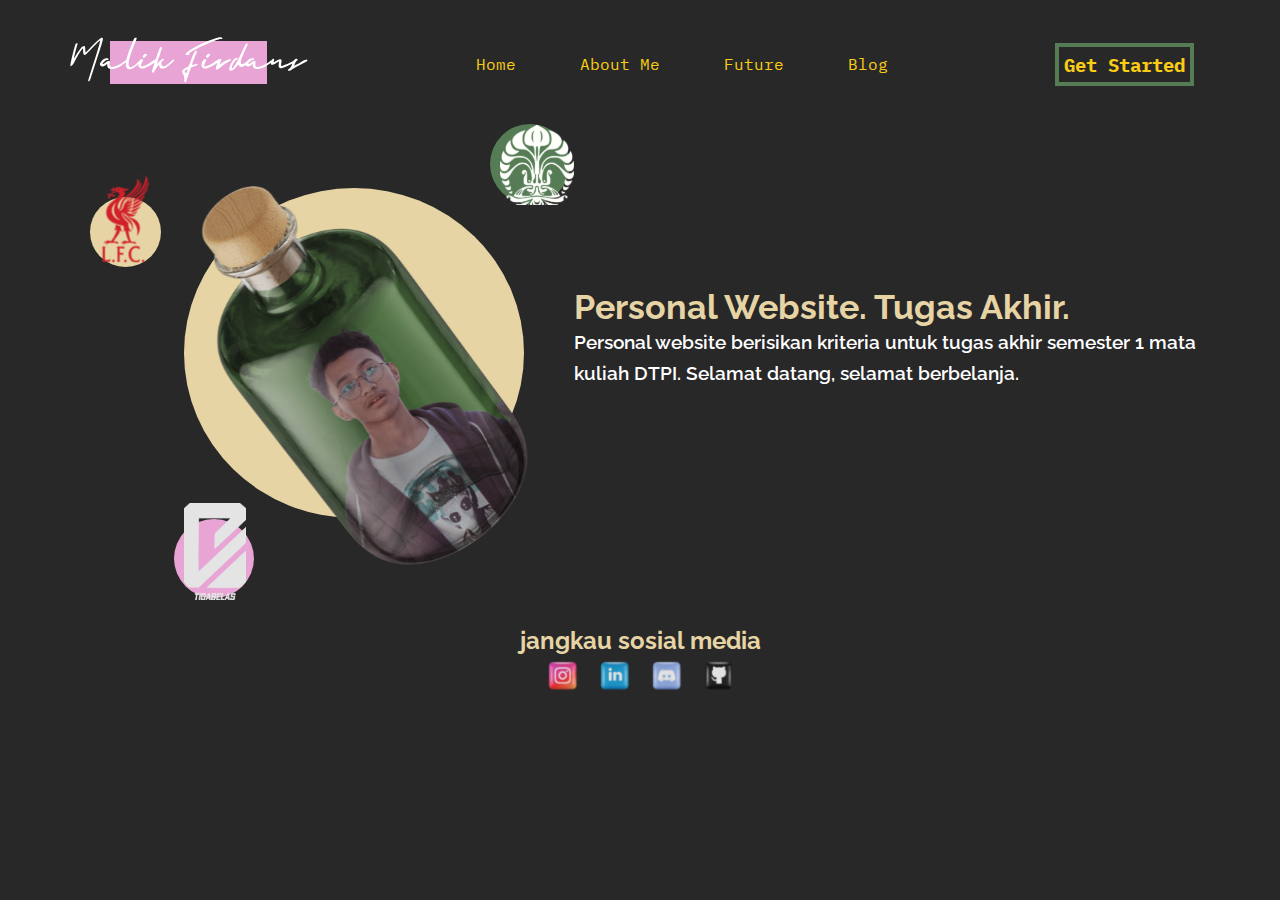
<file: index.html>
<!DOCTYPE html>
<html lang="en-id">
<head>
    <meta charset="UTF-8">
    <meta http-equiv="X-UA-Compatible" content="IE=edge">
    <meta name="viewport" content="width=device-width, initial-scale=1.0">
    <title>Makilverse</title>
    <link href="main.css" rel="stylesheet">
    <link rel="apple-touch-icon" sizes="180x180" href="bahan/apple-touch-icon.png">
    <link rel="icon" type="image/png" sizes="32x32" href="bahan/favicon-32x32.png">
    <link rel="icon" type="image/png" sizes="16x16" href="bahanfavicon-16x16.png">
    <link rel="manifest" href="bahan/site.webmanifest">
</head>
<body>
<div class="container">
<!--    ini navbar-->
    <nav>
        <div class="nav-logo">
            <a href="#"><img src="bahan/logo.svg" alt=""></a>
        </div>

        <div class="nav-links">
            <ul>
                <li class="nav-item">
                    <a href="Home.html" class="menu">Home</a>
                </li>
                <li class="nav-item">
                    <a href="AboutMe.html" class="menu">About Me</a>
                </li>
                <li class="nav-item">
                    <a href="Future.html" class="menu">Future</a>
                </li>
                <li class="nav-item">
                    <a href="Blog.html" class="menu">Blog</a>
                </li>
            </ul>
        </div>

        <div class="nav-button">
            <button type="button"  onclick="alert('Pilih salah satu menu dari navigasi')">Get Started</button>
        </div>
    </nav>
<!--ini kontennya-->
    <div class="main-section">

        <div class="main-img">
            <div class="picture">
                <img src="bahan/saya.svg" alt="" id="makil">
            </div>
            <div class="sub-img">
                <div id="ui">
                    <img src="bahan/UI.svg" alt="" class="ui">
                    <div class="circle3"></div>
                </div>
                <div id="ipul">
                    <img src="bahan/liverpool.svg" alt="" class="ipul">
                    <div class="circle1"></div>
                </div>
                <div id="13">
                    <img src="bahan/13.svg" alt="" class="tigabelas">
                    <div class="circle2"></div>
                </div>
            </div>
        </div>

        <div class="main-text">
            <h1>Personal Website. Tugas Akhir.</h1>
            <div class="text">
                <p>Personal website berisikan kriteria untuk tugas akhir semester 1 mata<br> kuliah DTPI. Selamat datang, selamat berbelanja.</p>
            </div>
        </div>
    </div>
<!--    ini footer-->
    <footer>
        <div class="text-footer">
            <h2>jangkau sosial media</h2>
        </div>
        
        <div class="icon">
            <div class="icon-list">
                <div class="icon-item">
                    <a href="https://www.instagram.com/mini.makil/" target="_blank"><img src="bahan/Instagram.svg" alt="" width="80%" height="80%"></a>
                </div>
                <div class="icon-item">
                    <a href="https://www.linkedin.com/in/muhammad-malik-firdaus-12937821b/" target="_blank"><img src="bahan/LinkedIn.svg" alt="" width="80%" height="80%"></a>
                </div>
                <div class="icon-item">
                    <a href="https://discord.com/users/844141220652908604/" target="_blank"><img src="bahan/Discord.svg" alt="" width="80%" height="80%"></a>
                </div>
                <div class="icon-item">
                    <a href="https://github.com/makileee" target="_blank"><img src="bahan/GitHub.svg" alt="" width="80%" height="80%"></a>
                </div>
            </div>
        </div>
    </footer>
</div>
</body>
</html>
</file>
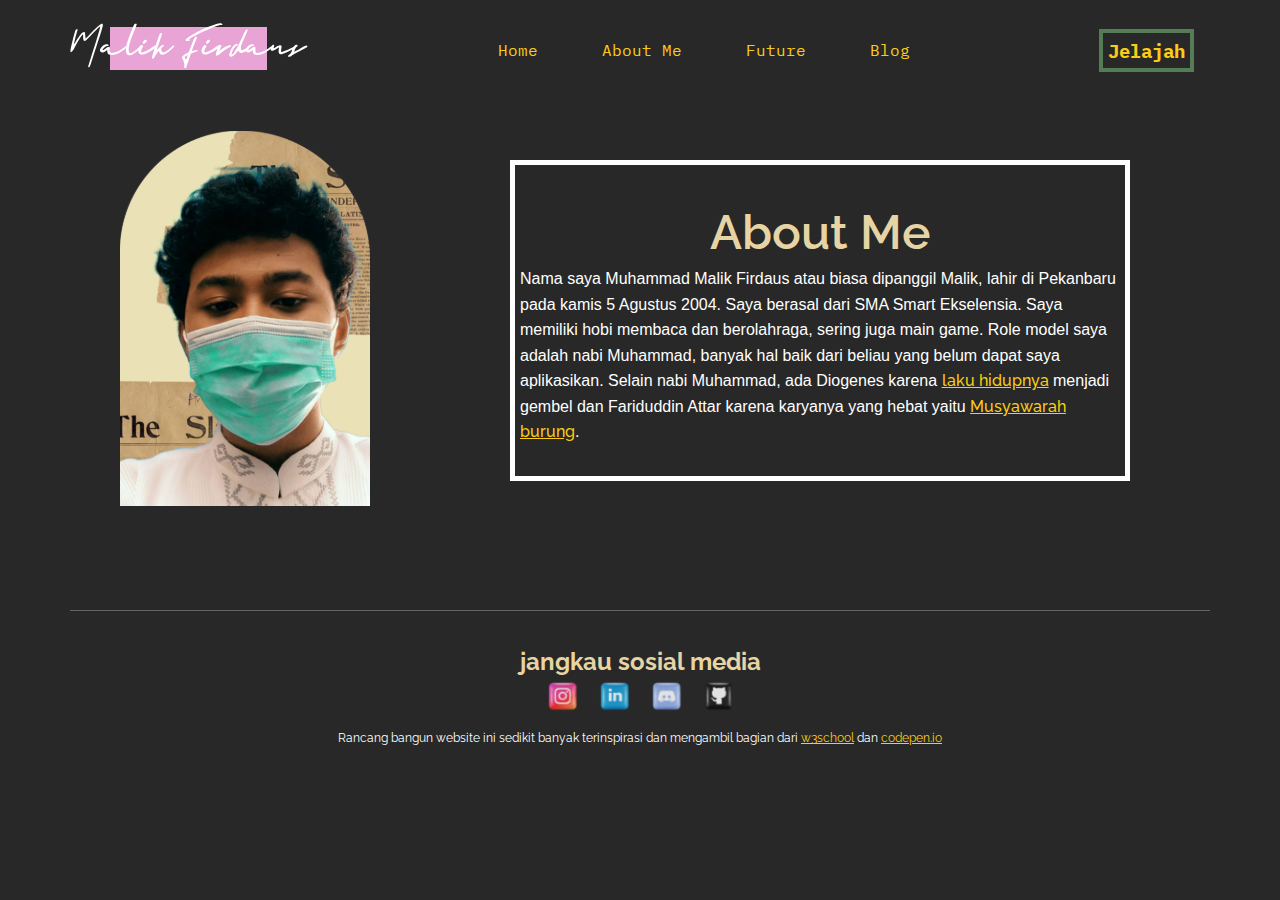
<file: AboutMe.html>
<!DOCTYPE html>
<html lang="en-id">
<head>
  <meta charset="UTF-8">
  <meta http-equiv="X-UA-Compatible" content="IE=edge">
  <meta name="viewport" content="width=device-width, initial-scale=1.0">
  <title>About Me</title>
  <link href="main.css" rel="stylesheet">
  <link href="style.css" rel="stylesheet">
  <link href="home,%20aboutme,%20blog.css" rel="stylesheet">
</head>
<body>
<div class="container">
  <!--    ini navbar-->
  <nav class="aboutme">
    <div class="nav-logo">
      <a href="index.html"><img src="bahan/logo.svg" alt=""></a>
    </div>

    <div class="nav-links">
      <ul>
        <li class="nav-item">
          <a href="Home.html" class="menu">Home</a>
        </li>
        <li class="nav-item">
          <a href=# class="menu">About Me</a>
        </li>
        <li class="nav-item">
          <a href="Future.html" class="menu">Future</a>
        </li>
        <li class="nav-item">
          <a href="Blog.html" class="menu">Blog</a>
        </li>
      </ul>
    </div>

    <div class="nav-button">
      <button>Jelajah</button>
    </div>
  </nav>
  <!--ini kontennya-->
  <section id=timeline>
    <div class="main-section">
      <div class="profile-img">
        <img src="bahan/profile-img.svg" alt="">
      </div>
      <div class="description">
        <div class="p">
          <h1 class="about">About Me</h1>
          <p class="harriet">
            Nama saya Muhammad Malik Firdaus atau biasa dipanggil Malik, lahir di Pekanbaru pada kamis 5 Agustus 2004. Saya berasal dari SMA Smart Ekselensia. Saya memiliki hobi membaca dan berolahraga, sering juga main game. Role model saya adalah nabi Muhammad, banyak hal baik dari beliau yang belum dapat saya aplikasikan. Selain nabi Muhammad, ada Diogenes karena <a href="https://id.wikipedia.org/wiki/Diogenes_dari_Sinope" class="me">laku hidupnya</a> menjadi gembel dan Fariduddin Attar karena karyanya yang hebat yaitu <a href="https://www.google.co.id/books/edition/Musyawarah_Burung/79wWEAAAQBAJ?hl=id&gbpv=0" class="me">Musyawarah burung</a>.
          </p>
          <br>
        </div>
      </div>
    </div>
  </section>
  <!--    ini footer-->
  <footer>
    <div class="footer-wraper">
      <div class="text-footer">
        <h2>jangkau sosial media</h2>
      </div>

      <div class="icon">
        <div class="icon-list">
          <div class="icon-item">
            <a href="https://www.instagram.com/mini.makil/" target="_blank"><img src="bahan/Instagram.svg" alt="" width="80%" height="80%"></a>
          </div>
          <div class="icon-item">
            <a href="https://www.linkedin.com/in/muhammad-malik-firdaus-12937821b/" target="_blank"><img src="bahan/LinkedIn.svg" alt="" width="80%" height="80%"></a>
          </div>
          <div class="icon-item">
            <a href="https://discord.com/users/844141220652908604/" target="_blank"><img src="bahan/Discord.svg" alt="" width="80%" height="80%"></a>
          </div>
          <div class="icon-item">
            <a href="https://github.com/makileee" target="_blank"><img src="bahan/GitHub.svg" alt="" width="80%" height="80%"></a>
          </div>
        </div>
      </div>
    </div>
    <div class="disclaimer">
      <p class="">Rancang bangun website ini sedikit banyak terinspirasi dan mengambil bagian dari <a href="https://www.w3schools.com/" target="_blank">w3school</a> dan <a href="https://codepen.io/trending" target="_blank">codepen.io</a></p>
    </div>
  </footer>
</div>
</body>
</html>
</file>
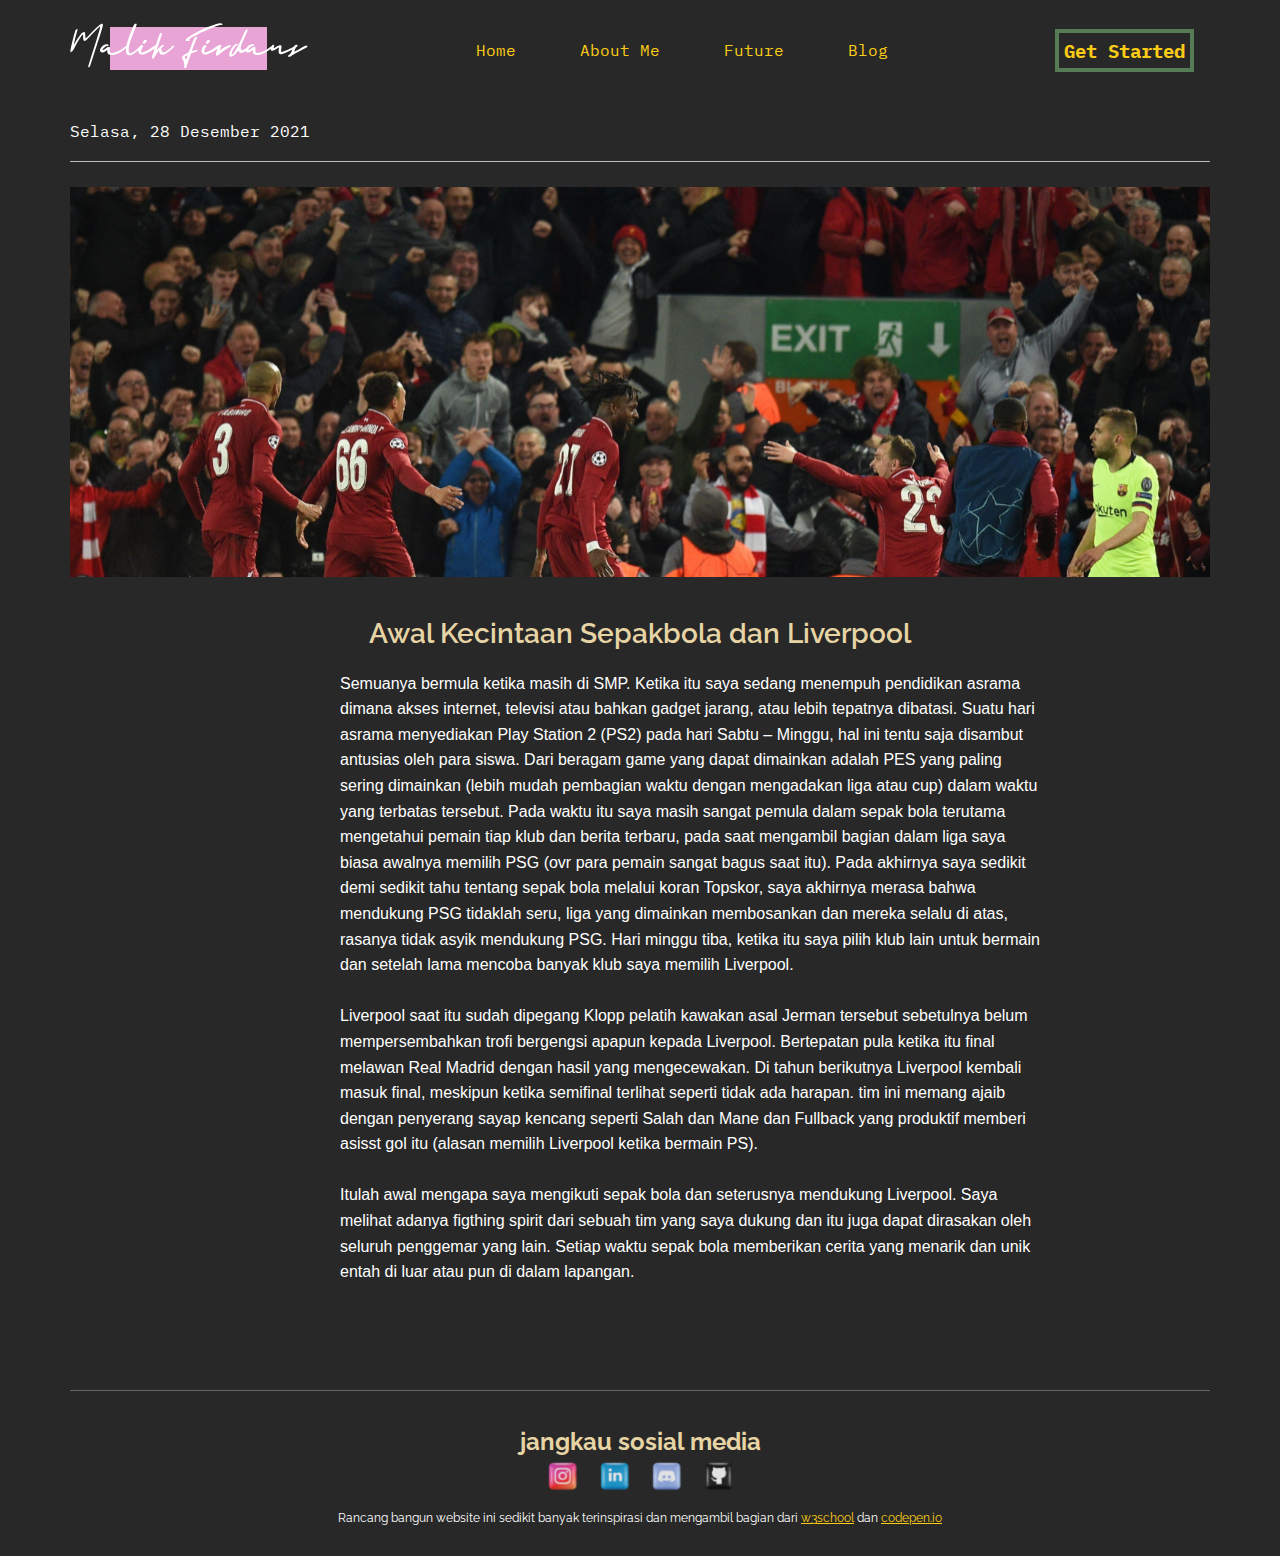
<file: Blog.html>
<!DOCTYPE html>
<html lang="en-id">
<head>
  <meta charset="UTF-8">
  <meta http-equiv="X-UA-Compatible" content="IE=edge">
  <meta name="viewport" content="width=device-width, initial-scale=1.0">
  <title>Blog</title>
  <link href="main.css" rel="stylesheet">
  <link href="style.css" rel="stylesheet">
  <link href="home,%20aboutme,%20blog.css" rel="stylesheet">
  <link rel="apple-touch-icon" sizes="180x180" href="bahan/apple-touch-icon.png">
  <link rel="icon" type="image/png" sizes="32x32" href="bahan/favicon-32x32.png">
  <link rel="icon" type="image/png" sizes="16x16" href="bahan/favicon-16x16.png">
  <link rel="manifest" href="bahan/site.webmanifest">
</head>
<body>
<div class="container">
  <!--    ini navbar-->
  <nav>
    <div class="nav-logo">
      <a href="index.html"><img src="bahan/logo.svg"></a>
    </div>

    <div class="nav-links">
      <ul>
        <li class="nav-item">
          <a href="Home.html" class="menu">Home</a>
        </li>
        <li class="nav-item">
          <a href="AboutMe.html" class="menu">About Me</a>
        </li>
        <li class="nav-item">
          <a href="Future.html" class="menu">Future</a>
        </li>
        <li class="nav-item">
          <a href=# class="menu">Blog</a>
        </li>
      </ul>
    </div>

    <div class="nav-button">
            <button type="button"  onclick="alert('Pilih salah satu menu dari navigasi')">Get Started</button>
        </div>
  </nav>
  <!--ini kontennya-->
  <section id=timeline>
    <p id="tb">Selasa, 28 Desember 2021<br></p>
    <div class="description blog">
      <div class="img-blog">
        <img src="bahan/blog.svg"  alt="">
      </div>
      <div class="p">
        <h1>Awal Kecintaan Sepakbola dan Liverpool</h1>
        <p class="harriet">
          Semuanya bermula ketika masih di SMP. Ketika itu saya sedang menempuh pendidikan asrama dimana akses internet, televisi atau bahkan gadget jarang, atau lebih tepatnya dibatasi. Suatu hari asrama menyediakan Play Station 2 (PS2) pada hari Sabtu – Minggu, hal ini tentu saja disambut antusias oleh para siswa. Dari beragam game yang dapat dimainkan adalah PES yang paling sering dimainkan (lebih mudah pembagian waktu dengan mengadakan liga atau cup) dalam waktu yang terbatas tersebut. Pada waktu itu saya masih sangat pemula dalam sepak bola terutama mengetahui pemain tiap klub dan berita terbaru, pada saat mengambil bagian dalam liga saya biasa awalnya memilih PSG (ovr para pemain sangat bagus saat itu). Pada akhirnya saya sedikit demi sedikit tahu tentang sepak bola melalui koran Topskor, saya akhirnya merasa bahwa mendukung PSG tidaklah seru, liga yang dimainkan membosankan dan mereka selalu di atas, rasanya tidak asyik mendukung PSG. Hari minggu tiba, ketika itu saya pilih klub lain untuk bermain dan setelah lama mencoba banyak klub saya memilih Liverpool.
        </p>
        <br>
        <p class="harriet">
          Liverpool saat itu sudah dipegang Klopp pelatih kawakan asal Jerman tersebut  sebetulnya belum mempersembahkan trofi bergengsi apapun kepada Liverpool. Bertepatan pula ketika itu final melawan Real Madrid dengan hasil yang mengecewakan. Di tahun berikutnya Liverpool kembali masuk final, meskipun ketika semifinal terlihat seperti tidak ada harapan. tim ini memang ajaib dengan penyerang sayap kencang seperti Salah dan Mane dan Fullback yang produktif memberi asisst gol itu (alasan memilih Liverpool ketika bermain PS).
        </p>
        <br>
        <p class="harriet">
          Itulah awal mengapa saya mengikuti sepak bola dan seterusnya mendukung Liverpool. Saya melihat adanya figthing spirit dari sebuah tim yang saya dukung dan itu juga dapat dirasakan oleh seluruh penggemar yang lain. Setiap waktu sepak bola memberikan cerita yang menarik dan unik entah di luar atau pun di dalam lapangan.
        </p>
      </div>
    </div>
  </section>
  <!--    ini footer-->
  <footer>
    <div class="footer-wraper">
      <div class="text-footer">
        <h2>jangkau sosial media</h2>
      </div>

      <div class="icon">
        <div class="icon-list">
          <div class="icon-item">
            <a href="https://www.instagram.com/mini.makil/" target="_blank"><img src="bahan/Instagram.svg" alt="" width="80%" height="80%"></a>
          </div>
          <div class="icon-item">
            <a href="https://www.linkedin.com/in/muhammad-malik-firdaus-12937821b/" target="_blank"><img src="bahan/LinkedIn.svg" alt="" width="80%" height="80%"></a>
          </div>
          <div class="icon-item">
            <a href="https://discord.com/users/844141220652908604/" target="_blank"><img src="bahan/Discord.svg" alt="" width="80%" height="80%"></a>
          </div>
          <div class="icon-item">
            <a href="https://github.com/makileee" target="_blank"><img src="bahan/GitHub.svg" alt="" width="80%" height="80%"></a>
          </div>
        </div>
      </div>
    </div>
    <div class="disclaimer">
      <p class="">Rancang bangun website ini sedikit banyak terinspirasi dan mengambil bagian dari <a href="https://www.w3schools.com/" target="_blank">w3school</a> dan <a href="https://codepen.io/trending" target="_blank">codepen.io</a></p>
    </div>
  </footer>
</div>
</body>
</html>
</file>
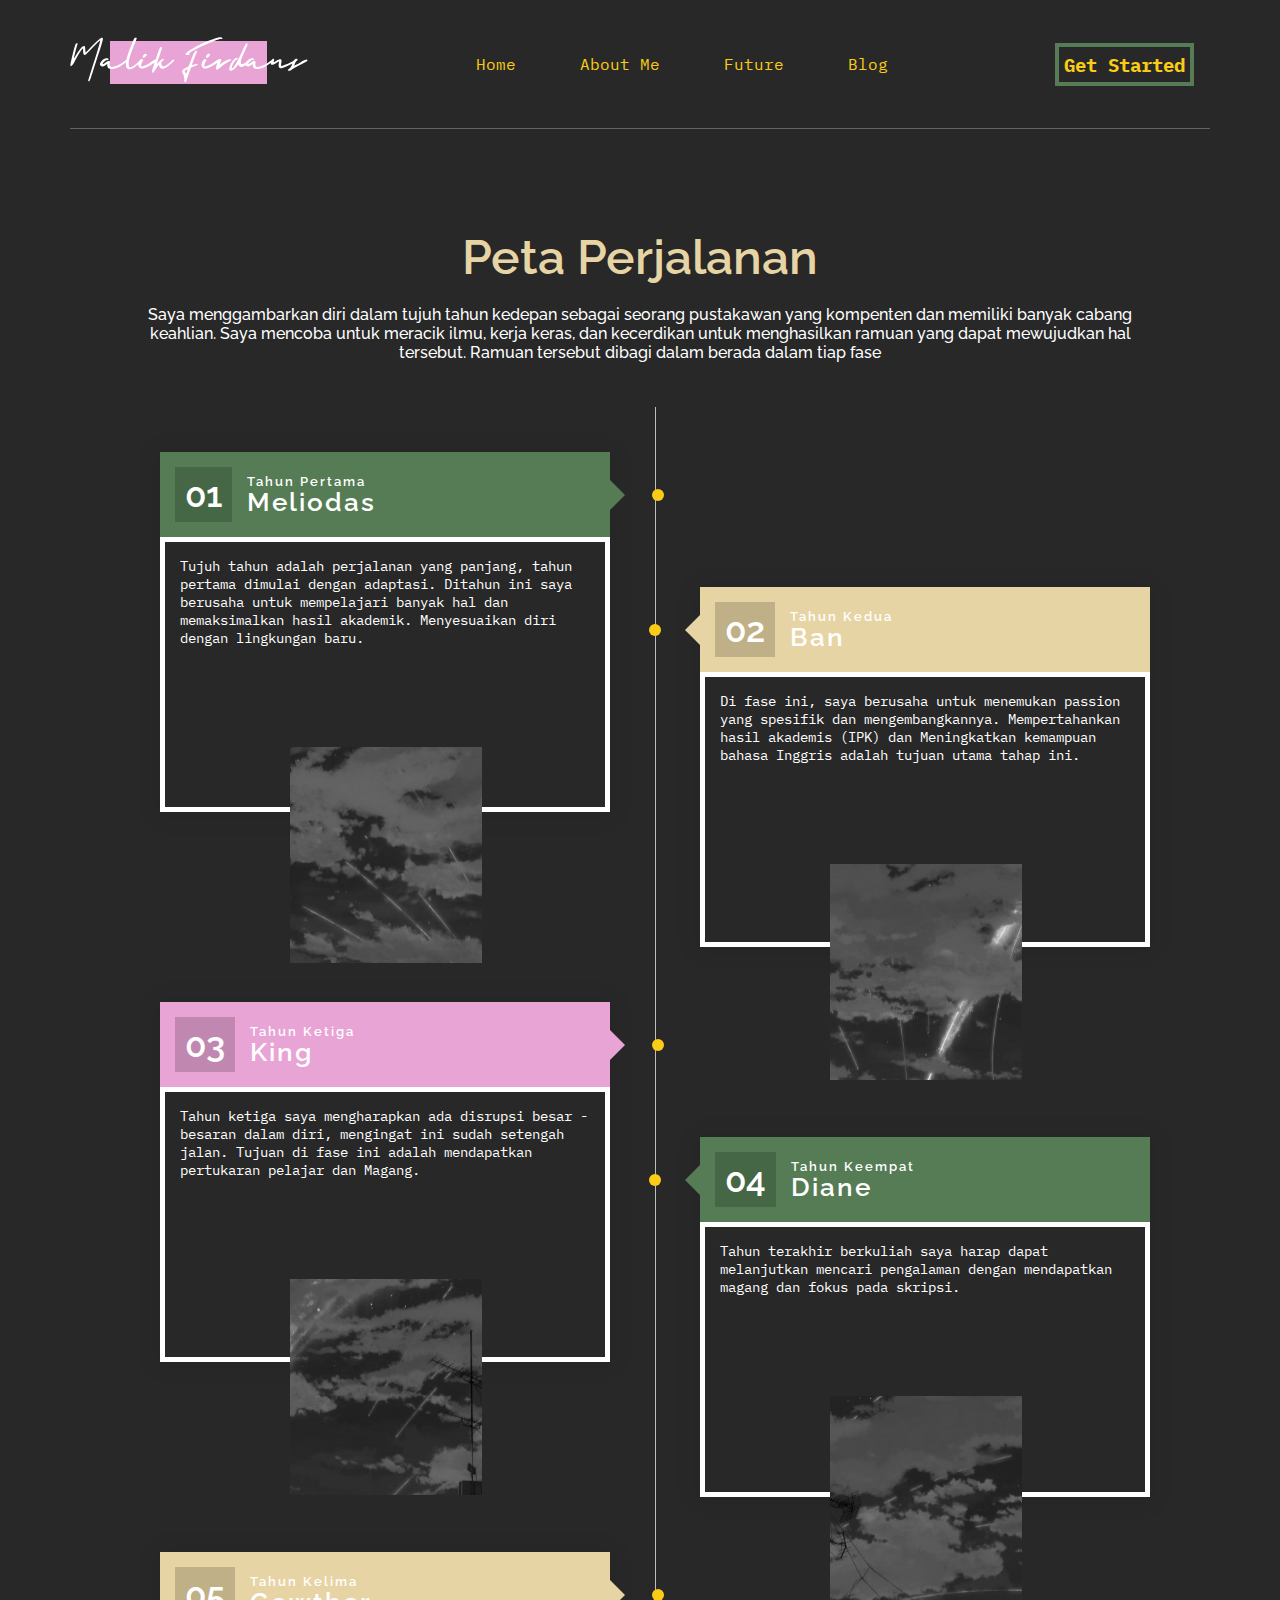
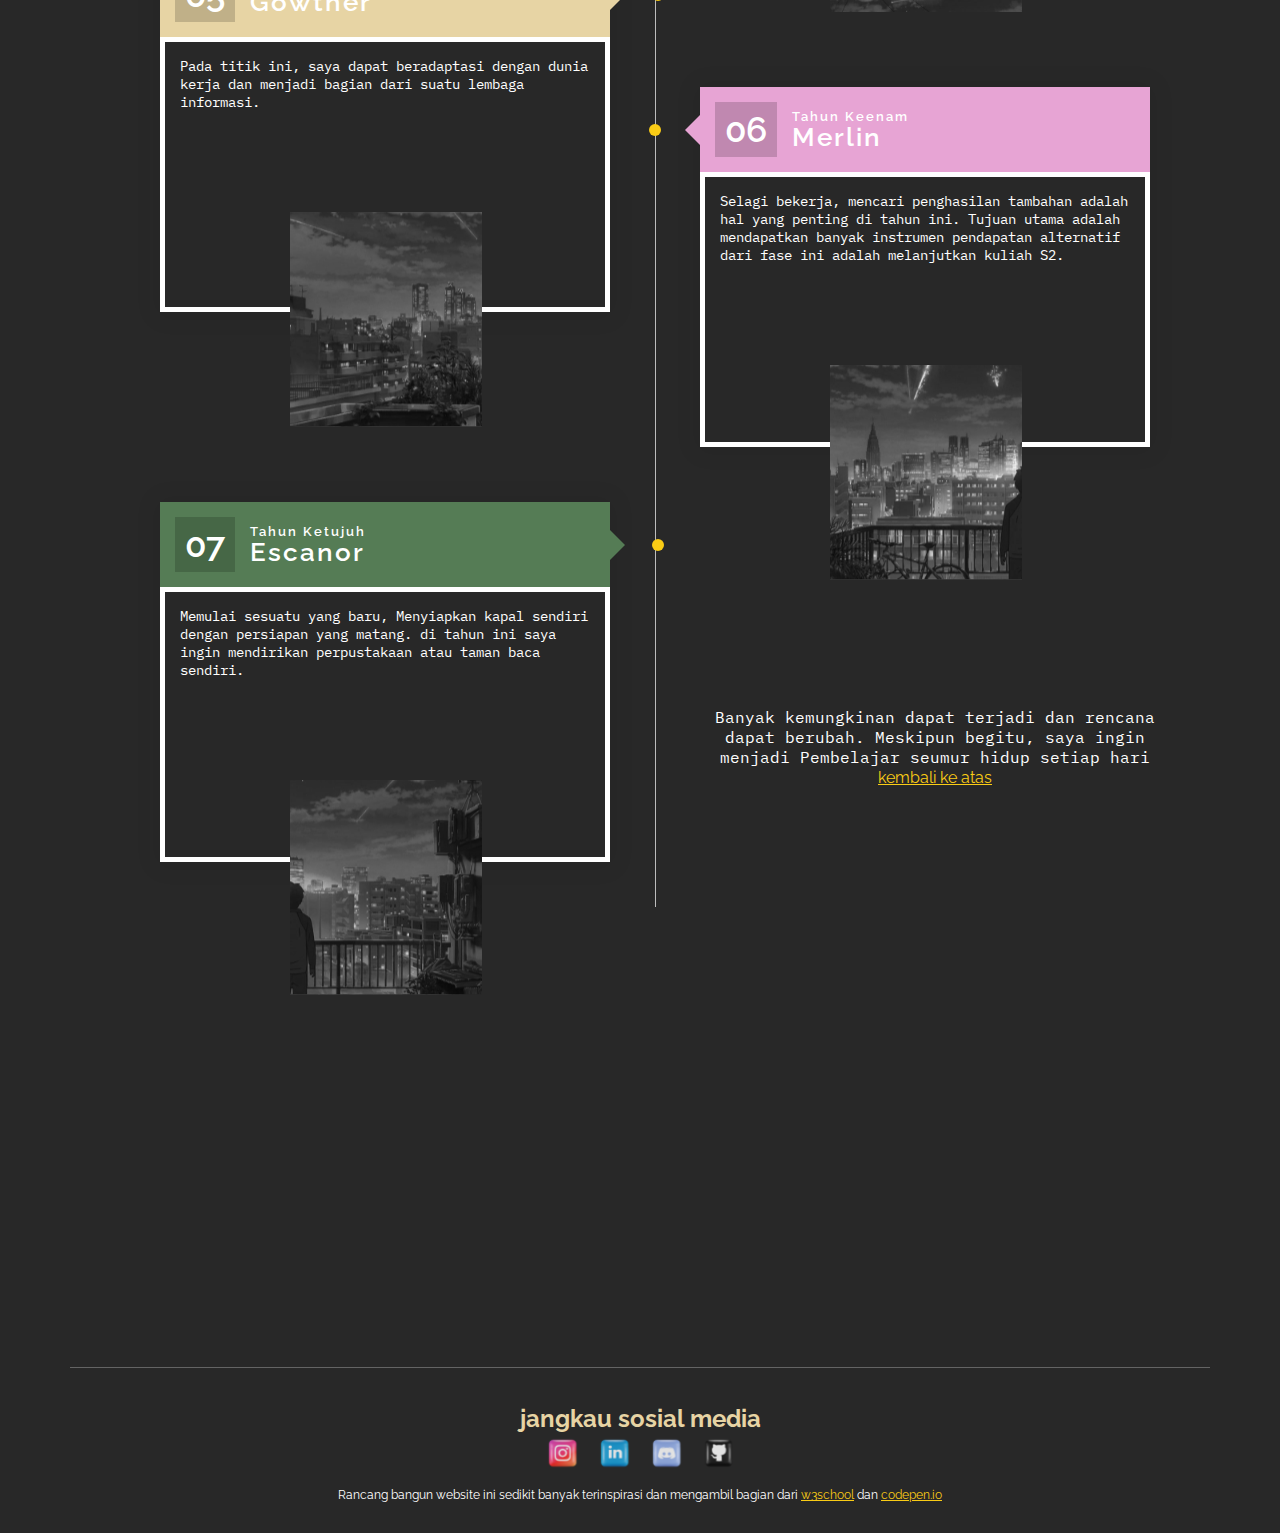
<file: Future.html>
<!DOCTYPE html>
<html lang="en-id">
<head>
  <meta charset="UTF-8">
  <meta http-equiv="X-UA-Compatible" content="IE=edge">
  <meta name="viewport" content="width=device-width, initial-scale=1.0">
  <title>Future</title>
  <link href="main.css" rel="stylesheet">
  <link href="style.css" rel="stylesheet">
  <link rel="apple-touch-icon" sizes="180x180" href="bahan/apple-touch-icon.png">
  <link rel="icon" type="image/png" sizes="32x32" href="bahan/favicon-32x32.png">
  <link rel="icon" type="image/png" sizes="16x16" href="bahan/favicon-16x16.png">
  <link rel="manifest" href="bahan/site.webmanifest">
</head>
<body>
<div class="container">
  <!--    ini navbar-->
  <nav>
    <div class="nav-logo">
      <a href="index.html"><img src="bahan/logo.svg" alt=""></a>
    </div>

    <div class="nav-links">
      <ul>
        <li class="nav-item">
          <a href="Home.html" class="menu">Home</a>
        </li>
        <li class="nav-item">
          <a href="AboutMe.html" class="menu">About Me</a>
        </li>
        <li class="nav-item">
          <a href=# class="menu">Future</a>
        </li>
        <li class="nav-item">
          <a href="Blog.html" class="menu">Blog</a>
        </li>
      </ul>
    </div>

    <div class="nav-button">
            <button type="button"  onclick="alert('Pilih salah satu menu dari navigasi')">Get Started</button>
        </div>
  </nav>
  <!--ini kontennya-->
  <section id=timeline>
    <h1>Peta Perjalanan</h1>
    <p class="leader">Saya menggambarkan diri dalam tujuh tahun kedepan sebagai seorang pustakawan yang kompenten dan memiliki banyak cabang keahlian. Saya mencoba untuk meracik ilmu, kerja keras, dan kecerdikan untuk menghasilkan ramuan yang dapat mewujudkan hal tersebut. Ramuan tersebut dibagi dalam berada dalam tiap fase</p>
    <div class="demo-card-wrapper">
      <div class="demo-card demo-card--step1">
        <div class="head">
          <div class="number-box">
            <span>01</span>
          </div>
          <h2><span class="small">Tahun Pertama</span> Meliodas</h2>
        </div>
        <div class="body ">
          <p class="IBM">Tujuh tahun adalah perjalanan yang panjang, tahun pertama dimulai dengan adaptasi.
          Ditahun ini saya berusaha untuk mempelajari banyak hal dan memaksimalkan hasil akademik. Menyesuaikan diri dengan lingkungan baru.</p>
          <img src="bahan/pic1.svg" alt="Graphic">
        </div>
      </div>

      <div class="demo-card demo-card--step2">
        <div class="head">
          <div class="number-box">
            <span>02</span>
          </div>
          <h2><span class="small">Tahun Kedua</span> Ban</h2>
        </div>
        <div class="body">
          <p class="IBM">Di fase ini, saya berusaha untuk menemukan passion yang spesifik dan mengembangkannya. Mempertahankan hasil akademis (IPK) dan Meningkatkan kemampuan bahasa Inggris adalah tujuan utama tahap ini.</p>
          <img src="bahan/pic2.svg" alt="Graphic">
        </div>
      </div>

      <div class="demo-card demo-card--step3">
        <div class="head">
          <div class="number-box">
            <span>03</span>
          </div>
          <h2><span class="small">Tahun Ketiga</span> King</h2>
        </div>
        <div class="body">
          <p class="IBM">Tahun ketiga saya mengharapkan ada disrupsi besar - besaran dalam diri, mengingat ini sudah setengah jalan. Tujuan di fase ini adalah mendapatkan pertukaran pelajar dan Magang.</p>
          <img src="bahan/pic3.svg" alt="Graphic">
        </div>
      </div>

      <div class="demo-card demo-card--step4">
        <div class="head">
          <div class="number-box">
            <span>04</span>
          </div>
          <h2><span class="small">Tahun Keempat</span> Diane</h2>
        </div>
        <div class="body">
          <p class="IBM">Tahun terakhir berkuliah saya harap dapat melanjutkan mencari pengalaman dengan mendapatkan magang dan fokus pada skripsi.</p>
          <img src="bahan/pic4.svg" alt="Graphic">
        </div>
      </div>

      <div class="demo-card demo-card--step5">
        <div class="head">
          <div class="number-box">
            <span>05</span>
          </div>
          <h2><span class="small">Tahun Kelima</span> Gowther</h2>
        </div>
        <div class="body">
          <p class="IBM">Pada titik ini, saya dapat beradaptasi dengan dunia kerja dan menjadi bagian dari suatu lembaga informasi.</p>
          <img src="bahan/pic5.svg" alt="Graphic">
        </div>
      </div>

      <div class="demo-card demo-card--step6">
        <div class="head">
          <div class="number-box">
            <span>06</span>
          </div>
          <h2><span class="small">Tahun Keenam</span> Merlin</h2>
        </div>
        <div class="body">
          <p class="IBM">Selagi bekerja, mencari penghasilan tambahan adalah hal yang penting di tahun ini. Tujuan utama adalah mendapatkan banyak instrumen pendapatan alternatif dari fase ini adalah melanjutkan kuliah S2.</p>
          <img src="bahan/pic6.svg" alt="Graphic">
        </div>
      </div>

      <div class="demo-card demo-card--step7">
        <div class="head">
          <div class="number-box">
            <span>07</span>
          </div>
          <h2><span class="small">Tahun Ketujuh</span> Escanor</h2>
        </div>
        <div class="body">
          <p class="IBM">Memulai sesuatu yang baru, Menyiapkan kapal sendiri dengan persiapan yang matang. di tahun ini saya ingin mendirikan perpustakaan atau taman baca sendiri.</p>
          <img src="bahan/pic7.svg" alt="Graphic">
        </div>
      </div>
    </div>
    <div class="quote">
      <h2>Banyak kemungkinan dapat terjadi dan rencana dapat berubah. Meskipun begitu, saya ingin menjadi Pembelajar seumur hidup setiap hari <br><a href="#" class="balik">kembali ke atas</a></h2>
    </div>
  </section>
  <!--    ini footer-->
  <footer>
    <div class="footer-wraper">
      <div class="text-footer">
        <h2>jangkau sosial media</h2>
      </div>

      <div class="icon">
        <div class="icon-list">
          <div class="icon-item">
            <a href="https://www.instagram.com/mini.makil/" target="_blank"><img src="bahan/Instagram.svg" alt="" width="80%" height="80%"></a>
          </div>
          <div class="icon-item">
            <a href="https://www.linkedin.com/in/muhammad-malik-firdaus-12937821b/" target="_blank"><img src="bahan/LinkedIn.svg" alt="" width="80%" height="80%"></a>
          </div>
          <div class="icon-item">
            <a href="https://discord.com/users/844141220652908604/" target="_blank"><img src="bahan/Discord.svg" alt="" width="80%" height="80%"></a>
          </div>
          <div class="icon-item">
            <a href="https://github.com/makileee" target="_blank"><img src="bahan/GitHub.svg" alt="" width="80%" height="80%"></a>
          </div>
        </div>
      </div>
    </div>
    <div class="disclaimer">
      <p class="">Rancang bangun website ini sedikit banyak terinspirasi dan mengambil bagian dari <a href="https://www.w3schools.com/" target="_blank">w3school</a> dan <a href="https://codepen.io/trending" target="_blank">codepen.io</a></p>
    </div>
  </footer>
</div>
</body>
</html>
</file>
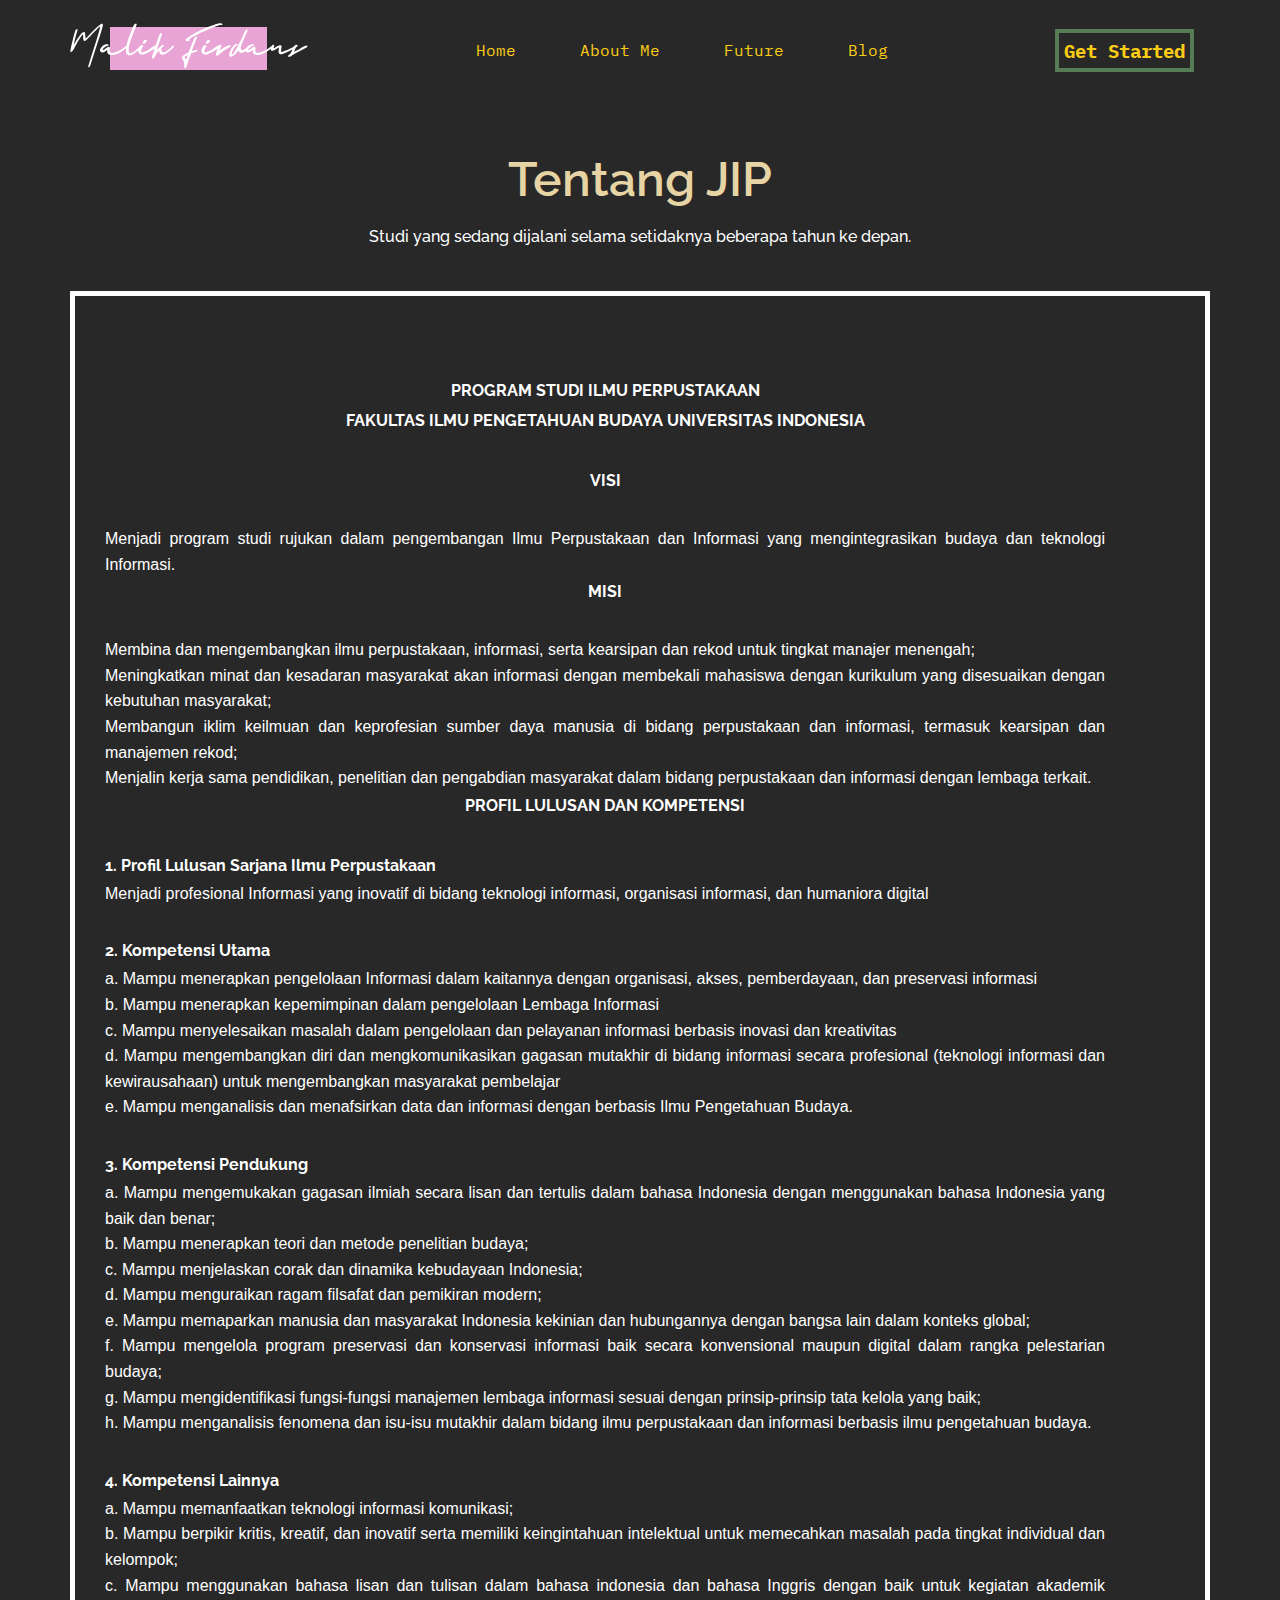
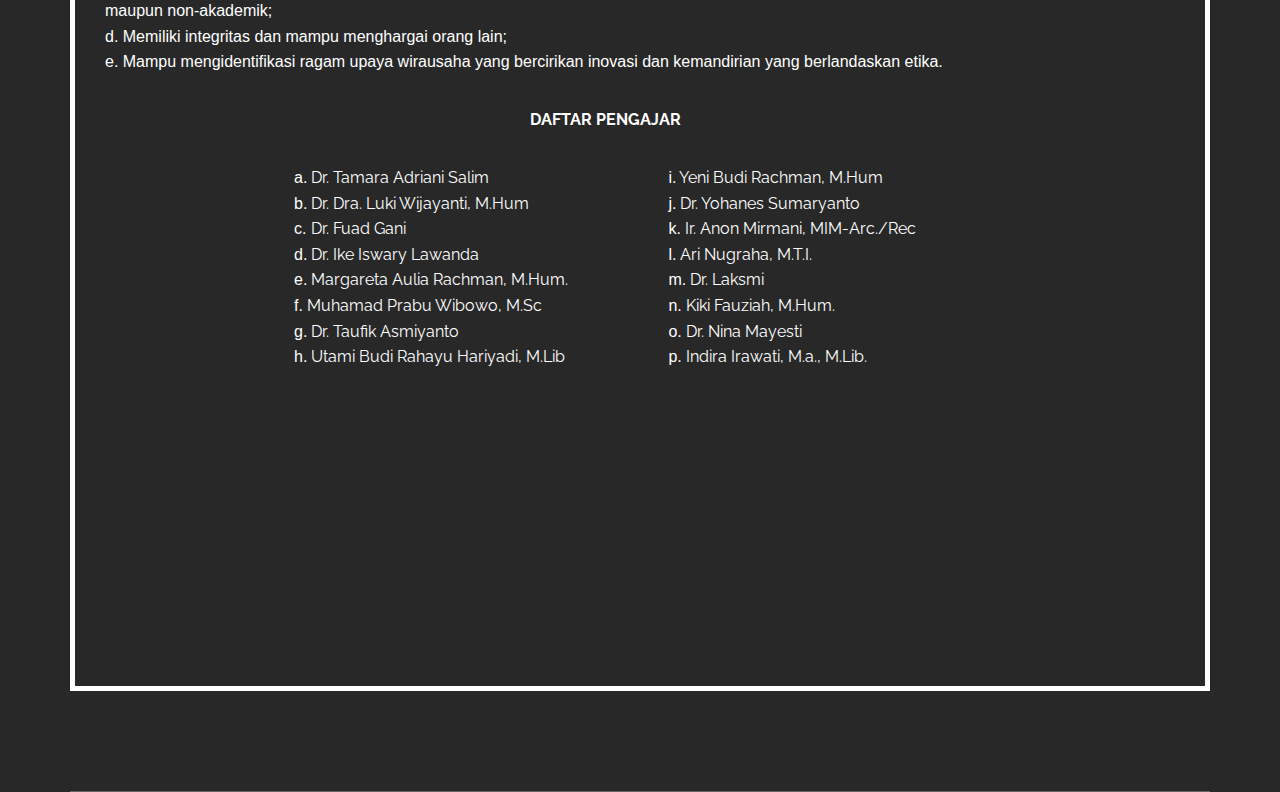
<file: Home.html>
<!DOCTYPE html>
<html lang="en-id">
<head>
  <meta charset="UTF-8">
  <meta http-equiv="X-UA-Compatible" content="IE=edge">
  <meta name="viewport" content="width=device-width, initial-scale=1.0">
  <title>Home</title>
  <link href="main.css" rel="stylesheet">
  <link href="style.css" rel="stylesheet">
  <link href="home,%20aboutme,%20blog.css" rel="stylesheet">
  <link rel="apple-touch-icon" sizes="180x180" href="bahan/apple-touch-icon.png">
  <link rel="icon" type="image/png" sizes="32x32" href="bahan/favicon-32x32.png">
  <link rel="icon" type="image/png" sizes="16x16" href="bahan/favicon-16x16.png">
  <link rel="manifest" href="bahan/site.webmanifest">
</head>
<body>
<div class="container">
  <!--    ini navbar-->
  <nav>
    <div class="nav-logo">
      <a href="index.html"><img src="bahan/logo.svg"></a>
    </div>

    <div class="nav-links">
      <ul>
        <li class="nav-item">
          <a href=# class="menu">Home</a>
        </li>
        <li class="nav-item">
          <a href="AboutMe.html" class="menu">About Me</a>
        </li>
        <li class="nav-item">
          <a href="Future.html" class="menu">Future</a>
        </li>
        <li class="nav-item">
          <a href="Blog.html" class="menu">Blog</a>
        </li>
      </ul>
    </div>

    <div class="nav-button">
            <button type="button"  onclick="alert('Pilih salah satu menu dari navigasi')">Get Started</button>
        </div>
  </nav>
  <!--ini kontennya-->
  <section id=timeline>
    <h1>Tentang JIP</h1>
    <p class="leader">Studi yang sedang dijalani selama setidaknya beberapa tahun ke depan.</p>
    <div class="main-wraper">
      <div class="paragraph">
        <p class="heading">
        <strong>PROGRAM STUDI ILMU PERPUSTAKAAN</strong><br />
        <strong>FAKULTAS ILMU PENGETAHUAN BUDAYA UNIVERSITAS INDONESIA</strong></p>
        <br>
        <p class="heading"><strong>VISI</strong></p>
        <br>
        <p class="harriet">Menjadi program studi rujukan dalam pengembangan Ilmu Perpustakaan dan Informasi yang mengintegrasikan budaya dan teknologi Informasi.</p>
        <p class="heading"><strong>MISI</strong></p>
        <br>
        <ol>
          <li class="harriet">Membina dan mengembangkan ilmu perpustakaan, informasi, serta kearsipan dan rekod untuk tingkat manajer menengah;</li>
          <li class="harriet">Meningkatkan minat dan kesadaran masyarakat akan informasi dengan membekali mahasiswa dengan kurikulum yang disesuaikan dengan kebutuhan masyarakat;</li>
          <li class="harriet">Membangun iklim keilmuan dan keprofesian sumber daya manusia di bidang perpustakaan dan informasi, termasuk kearsipan dan manajemen rekod;</li>
          <li class="harriet">Menjalin kerja sama pendidikan, penelitian dan pengabdian masyarakat dalam bidang perpustakaan dan informasi dengan lembaga terkait.</li>
        </ol>
        <p class="heading"><strong>PROFIL LULUSAN DAN KOMPETENSI</strong></p>
        <br>
        <p><strong>1. Profil Lulusan Sarjana Ilmu Perpustakaan</strong></p>
        <p class="harriet">Menjadi profesional Informasi yang inovatif di bidang teknologi informasi, organisasi informasi, dan humaniora digital</p>
        <br>
        <p><strong>2. Kompetensi Utama</strong></p>
        <p class="harriet">a. Mampu menerapkan pengelolaan Informasi dalam kaitannya dengan organisasi, akses, pemberdayaan, dan preservasi informasi<br />
          b. Mampu menerapkan kepemimpinan dalam pengelolaan Lembaga Informasi<br />
          c. Mampu menyelesaikan masalah dalam pengelolaan dan pelayanan informasi berbasis inovasi dan kreativitas<br />
          d. Mampu mengembangkan diri dan mengkomunikasikan gagasan mutakhir di bidang informasi secara profesional (teknologi informasi dan kewirausahaan) untuk mengembangkan masyarakat pembelajar<br />
          e. Mampu menganalisis dan menafsirkan data dan informasi dengan berbasis Ilmu Pengetahuan Budaya.</p>
        <br>
        <p><strong>3. Kompetensi Pendukung</strong></p>
        <p class="harriet">a. Mampu mengemukakan gagasan ilmiah secara lisan dan tertulis dalam bahasa Indonesia dengan menggunakan bahasa Indonesia yang baik dan benar;<br />
          b. Mampu menerapkan teori dan metode penelitian budaya;<br />
          c. Mampu menjelaskan corak dan dinamika kebudayaan Indonesia;<br />
          d. Mampu menguraikan ragam filsafat dan pemikiran modern;<br />
          e. Mampu memaparkan manusia dan masyarakat Indonesia kekinian dan hubungannya dengan bangsa lain dalam konteks global;<br />
          f. Mampu mengelola program preservasi dan konservasi informasi baik secara konvensional maupun digital dalam rangka pelestarian budaya;<br />
          g. Mampu mengidentifikasi fungsi-fungsi manajemen lembaga informasi sesuai dengan prinsip-prinsip tata kelola yang baik;<br />
          h. Mampu menganalisis fenomena dan isu-isu mutakhir dalam bidang ilmu perpustakaan dan informasi berbasis ilmu pengetahuan budaya.</p>
        <br>
        <p><strong>4. Kompetensi Lainnya</strong></p>
        <p class="harriet">a. Mampu memanfaatkan teknologi informasi komunikasi;<br />
          b. Mampu berpikir kritis, kreatif, dan inovatif serta memiliki keingintahuan intelektual untuk memecahkan masalah pada tingkat individual dan kelompok;<br />
          c. Mampu menggunakan bahasa lisan dan tulisan dalam bahasa indonesia dan bahasa Inggris dengan baik untuk kegiatan akademik maupun non-akademik;<br />
          d. Memiliki integritas dan mampu menghargai orang lain;<br />
          e. Mampu mengidentifikasi ragam upaya wirausaha yang bercirikan inovasi dan kemandirian yang berlandaskan etika.</p>
        <br>
        <p class="heading"><strong>DAFTAR PENGAJAR</strong></p>
        <br>
        <div class="dosen">
          <p class="harriet">a.<a href="https://scholar.ui.ac.id/en/persons/tamara-adriani-salim" target="_blank"> Dr. Tamara Adriani Salim</a> <br />
            b.<a href="https://scholar.ui.ac.id/en/persons/luki-wijayanti" target="_blank"> Dr. Dra. Luki Wijayanti, M.Hum</a> <br />
            c.<a href="https://scholar.ui.ac.id/en/persons/fuad-gani" target="_blank"> Dr. Fuad Gani</a> <br />
            d.<a href="https://scholar.ui.ac.id/en/persons/ike-iswary-lawanda" target="_blank"> Dr. Ike Iswary Lawanda</a> <br />
            e.<a href="https://scholar.ui.ac.id/en/persons/margareta-aulia-rachman" target="_blank"> Margareta Aulia Rachman, M.Hum.</a> <br />
            f.<a href="https://scholar.ui.ac.id/en/persons/muhamad-prabu-wibowo" target="_blank"> Muhamad Prabu Wibowo, M.Sc</a> <br />
            g.<a href="" target="_blank"> Dr. Taufik Asmiyanto</a> <br />
            h.<a href="https://scholar.ui.ac.id/en/persons/utami-budi-rahayu-hariyadi" target="_blank"> Utami Budi Rahayu Hariyadi, M.Lib</a> <br />
            </p>
          <p class="harriet">i.<a href="https://scholar.ui.ac.id/en/persons/yeni-budi-rachman" target="_blank"> Yeni Budi Rachman, M.Hum</a> <br />
            j.<a href="https://scholar.ui.ac.id/en/persons/yohanes-sumaryanto" target="_blank"> Dr. Yohanes Sumaryanto</a> <br />
            k.<a href="https://scholar.ui.ac.id/en/persons/anon-mirmani" target="_blank"> Ir. Anon Mirmani, MIM-Arc./Rec</a> <br />
            l.<a href="https://scholar.ui.ac.id/en/persons/ari-nugraha" target="_blank"> Ari Nugraha, M.T.I.</a> <br />
            m.<a href="https://scholar.ui.ac.id/en/persons/laksmi" target="_blank"> Dr. Laksmi</a> <br />
            n.<a href="https://scholar.ui.ac.id/en/persons/kiki-fauziah" target="_blank"> Kiki Fauziah, M.Hum.</a> <br />
            o.<a href="" target="_blank"> Dr. Nina Mayesti</a> <br />
            p.<a href="" target="_blank"> Indira Irawati, M.a., M.Lib.</a> <br />
          </p>
        </div>
      </div>
    </div>
  </section>
</div>
</body>
</html>
</file>
<file: main.css>
@import url('https://fonts.googleapis.com/css2?family=IBM+Plex+Mono:ital,wght@0,400;0,500;0,600;0,700;1,400;1,500;1,600&family=Raleway:wght@400;500;600;700&display=swap');
@import url('//db.onlinewebfonts.com/c/458b9ca1eb99380d4fac745b57af22f0?family=Harriet+Text+Light');


:root {
    --main-font: 'Raleway', sans-serif;
    --nav-font: 'IBM Plex Mono', monospace;

    --main-color: #282828;

    --palette1: #e7d4a4;
    --palette2: #e7a4d4;
    --palette3: #557c55;
    --palette4: #facc15;
}

* {
    font-family: var(--main-font);
    margin: 0;
    padding: 0;
    box-sizing: border-box;
    list-style: none;
    text-decoration: none;

}

body{
    width: 100%;
    background-color: var(--main-color);
}

.container {
    width: 1140px;
    margin: 0 auto;
}

nav {
    display: flex;
    justify-content: space-between;
    align-items: center;
    height: 8rem;
}

button {
    border: solid #557c55 4px;
    background: unset;
    padding: 5px 5px;
    font-family: var(--nav-font);
    font-size: 1.2rem;
    font-weight: bold;
    color: #facc15;
    margin-right: 1rem;
    position: relative;
}

button::before {
    transform: scaleX(0);
    transform-origin: top right;
}

button:hover::before {
    transform: scaleX(1);
    transform-origin: top left;
}

button::before {
    content: " ";
    display: block;
    position: absolute;
    top: 0; right: 0; bottom: 0; left: 0;
    inset: 0 0 0 0;
    background-color: #557c55;
    z-index: -1;
    transition: transform .3s ease;}

.nav-links ul{
    display: flex;
    gap: 4rem;
}

 .menu{
    font-family: "IBM Plex Mono", monospace;
    font-weight: 400;
    color: #facc15;
    position: relative;
}

.main-section{
    display: flex;
    justify-content: center;
    align-items: center;
    align-content: center;
    width: 100%;
    gap: 50px;
    margin-top: -20px;
    margin-left: 50px;
}

.text {
    font-style: normal;
    font-weight: 600;
    font-size: 1.2rem;
    /*text-decoration: underline;*/
    color: #ffff;
    line-height: 160%;
}

.main-text{margin-top: -30px}

h1 {
    font-style: normal;
    font-weight: bold;
    font-size: 2.1rem;
    color: var(--palette1);
}

.picture{
    width: 340px;
    height: 330px;
    background: var(--palette1);
    border-radius: 100%;
    display: -webkit-box;
    margin-top: 5rem;
}

#makil{
    margin-top: -6rem;
    animation: 2s linear infinite alternate slide;
}

#ui{
    position: absolute;
    left: 500px;
    top: 140px;
    width: 78.22px;
    height: 77.42px;
}

#ipul{
    position: absolute;
    top: 185px;
    left: 100px;
}

#13{
    position: absolute;
    left: 230.63px;
    top: 616px;
}

.circle1{
    position: relative;
    background-color: var(--palette1);
    border-radius: 100%;
    width: 70.5px;
    height: 69.78px;
    margin-top: -80px;
    z-index: -1;
    margin-left: -10px;
    /*animation: 4s linear infinite alternate slide;*/
}

.circle2{
    position: relative;
    background-color: var(--palette2);
    border-radius: 100%;
    width: 80.22px;
    height: 79.4px;
    margin-top: -100px;
    z-index: -1;
    margin-left: -10px;
    /*animation: 4s linear infinite alternate slide;*/
}

.circle3{
    width: 80px;
    height: 80px;
    position: relative;
    background-color: var(--palette3);
    border-radius: 100%;
    z-index: -1;
    margin-left: -10px;
    margin-top: -100px;
    /*animation: 4s linear infinite alternate slide;*/
}

footer{
    align-content: center;
    justify-content: center;
    height: 100px;
    margin-top: 15px;
}


.icon-list{
    display: flex;
    align-items: center;
    justify-content: center;
    margin-left: 12px;
    gap: -10px;
}


.text-footer{
    color: var(--palette1);
    font-style: normal;
    font-weight: 400;
    font-size: 1rem;
    display: flex;
    align-items: center;
    justify-content: center;
}

.menu::before {
    transform: scaleX(0);
    transform-origin: top right;
}

.menu:hover::before {
    transform: scaleX(1);
    transform-origin: top left;
}

.menu::before {
    content: " ";
    display: flex;
    position: absolute;
    top: 0; right: 0; bottom: 0; left: 0;
    inset: 0 0 0 0;
    border-bottom: solid var(--palette3) 2px;
    z-index: -1;
    transition: transform .3s ease;

}


html {
    block-size: 100%;
    inline-size: 100%;
    scroll-behavior: smooth;
}

.ui{
    left: 0;
    top: -15px;
    position: relative;
    animation: 1.5s linear infinite alternate slide;
}

@keyframes slide {
    to {
        transform: translateY(10px);
    }
}

.ipul{
    left: 0;
    top: -10px;
    position: relative;
    animation: 1.5s linear infinite alternate slide;
}

.tigabelas{
    left: 0;
    top: -15px;
    position: relative;
    animation: 1.5s linear infinite alternate slide;
}

.blog{
    border: none !important;
    border-top: solid 1px #bdbdbd !important;
    flex-direction: column;
    gap: 75px;
}

.blog .img-blog{
    width: fit-content;
    margin-top: 25px;
    height: 300px;
}

.blog .img-blog img{
    width: fit-content;
    height: fit-content;
}

.blog h1{
    line-height: 120%;
    font-size: 28px !important;
}

.blog p{
    text-align: -webkit-left;
    font-weight: 500;
    width: 700px;
    !important;
}

#tb{
    font-family: 'IBM Plex Mono', monospace;
    font-weight: normal;
    color: white;
    margin: 20px 0;
}

.harriet{
    font-family: 'Harriet Text Light', sans-serif;
    line-height: 160%;
}

.disclaimer{
    display: flex;
    height: auto;
    width: 700px;
    color: #ffffff;
    text-align: center;
    align-items: center;
    justify-content: center;
    align-self: center;
    margin: 10px 0;
    font-size: 12px;
}

.disclaimer a{
    color: #facc15;
    text-decoration: underline;
}

footer{
    display: flex;
    flex-direction: column;
}
</file>
<file: style.css>
/* Media Queries */
/* Card sizing */
/* Colors */
/* Calculations */
/* Placeholders */
root{
  --transition-animation: all .5s;
}

@media (min-width: 1000px) {
  #timeline .demo-card:nth-child(even) .head::after, #timeline .demo-card:nth-child(odd) .head::after {
    position: absolute;
    content: "";
    width: 0;
    height: 0;
    border-top: 15px solid transparent;
    border-bottom: 15px solid transparent;
  }

  #timeline .demo-card:nth-child(even) .head::before, #timeline .demo-card:nth-child(odd) .head::before {
    position: absolute;
    content: "";
    width: 12px;
    height: 12px;
    background-color: #facc15;
    border-radius: 100%;
  }
}
/* Some Cool Stuff */
.demo-card:nth-child(1) {
  order: 1;
}

.demo-card:nth-child(7) {
  order: 4;
}

.demo-card:nth-child(3) {
  order: 2;
}

.demo-card:nth-child(2) {
  order: 5;
}

.demo-card:nth-child(5) {
  order: 3;
}

.demo-card:nth-child(4) {
  order: 6;
}

.demo-card:nth-child(6) {
  order: 7;
}

/* Border Box */
* {
  box-sizing: border-box;
}

/* Fonts */
body {
  font-family: "IBM Plex Mono", monospace !important;
  font-weight: 400;
}

.IBM{
  font-family: "IBM Plex Mono", monospace;
  font-weight: 400;
  color: #ffffff;
}

#timeline {
  padding: 100px 0;
  background: #282828;
  border-top: 1px solid rgba(191, 191, 191, 0.4);
  border-bottom: 1px solid rgba(191, 191, 191, 0.4);
}
#timeline h1 {
  text-align: center;
  font-size: 3rem;
  font-weight: 600;
  margin-bottom: 20px;
  font-family: var(--main-font);
}
#timeline p.leader {
  text-align: center;
  max-width: 90%;
  margin: auto;
  margin-bottom: 45px;
  color: #ffffff;
  font-weight: 500;
}
#timeline .demo-card-wrapper {
  position: relative;
  margin: auto;
}
@media (min-width: 1000px) {
  #timeline .demo-card-wrapper {
    display: flex;
    flex-flow: column wrap;
    width: 1170px;
    height: 2100px;
    margin: 0 auto;
    row-gap: 100px;
  }
}
#timeline .demo-card-wrapper::after {
  z-index: 1;
  content: "";
  position: absolute;
  top: 0;
  bottom: 0;
  left: 50%;
  border-left: 1px solid rgba(191, 191, 191, 0.4);
}
@media (min-width: 1000px) {
  #timeline .demo-card-wrapper::after {
    border-left: 1px solid #bdbdbd;
  }
}
#timeline .demo-card {
  position: relative;
  display: block;
  margin: 10px auto 80px;
  max-width: 90%;
  z-index: 2;
}
@media (min-width: 480px) {
  #timeline .demo-card {
    max-width: 60%;
    box-shadow: 0px 1px 22px 4px rgba(0, 0, 0, 0.07);
  }
}
@media (min-width: 720px) {
  #timeline .demo-card {
    max-width: 40%;
  }
}
@media (min-width: 1000px) {
  #timeline .demo-card {
    max-width: 450px;
    height: 360px;
    margin: 90px;
    margin-top: 45px;
    margin-bottom: 45px;
  }
  #timeline .demo-card:nth-child(odd) {
    margin-right: 45px;
  }
  #timeline .demo-card:nth-child(odd) .head::after {
    border-left-width: 15px;
    border-left-style: solid;
    left: 100%;
  }
  #timeline .demo-card:nth-child(odd) .head::before {
    left: 491.5px;
  }
  #timeline .demo-card:nth-child(even) {
    margin-left: 45px;
  }
  #timeline .demo-card:nth-child(even) .head::after {
    border-right-width: 15px;
    border-right-style: solid;
    right: 100%;
  }
  #timeline .demo-card:nth-child(even) .head::before {
    right: 489.5px;
  }
  #timeline .demo-card:nth-child(2) {
    margin-top: 180px;
  }
}
#timeline .demo-card .head {
  position: relative;
  display: flex;
  align-items: center;
  color: #fff;
  font-weight: 500;
  font-family: 'Raleway', sans-serif;
}
#timeline .demo-card .head .number-box {
  display: inline;
  float: left;
  margin: 15px;
  padding: 10px;
  font-size: 35px;
  line-height: 35px;
  font-weight: 600;
  background: rgba(0, 0, 0, 0.17);
}
#timeline .demo-card .head h2 {
  text-transform: none;
  font-size: 1.3rem;
  font-weight: 600;
  letter-spacing: 2px;
  margin: 0;
  padding-bottom: 6px;
  line-height: 1rem;
  font-family: 'Raleway', sans-serif;
}
@media (min-width: 480px) {
  #timeline .demo-card .head h2 {
    font-size: 165%;
    line-height: 1.2rem;
  }
}
#timeline .demo-card .head h2 span {
  display: block;
  font-size: 0.6rem;
  margin: 0;
}
@media (min-width: 480px) {
  #timeline .demo-card .head h2 span {
    font-size: 0.8rem;
  }
}
#timeline .demo-card .body {
  background: #fff;
  border: 1px solid rgba(191, 191, 191, 0.4);
  border-top: 0;
  padding: 15px;
}
@media (min-width: 1000px) {
  #timeline .demo-card .body {
    height: 275px;
    background-color: #282828;
    border: solid #ffffff 5px;
  }
}
#timeline .demo-card .body p {
  font-size: 14px;
  line-height: 18px;
  margin-bottom: 15px;
}
#timeline .demo-card .body img {
  display: block;
  width: 192px;
  height: 216px;
  margin-left: 110px;
  margin-top: 100px;
  -webkit-filter: grayscale(100%);
  filter: grayscale(100%);
}

#timeline .demo-card .body img:hover{
  cursor: pointer;
  -webkit-filter: none;
  filter: none;
  transition: all .5s;
}

#timeline .demo-card--step1 {
  background-color: #557c55;
}
#timeline .demo-card--step1 .head::after {
  border-color: #557c55;
}
#timeline .demo-card--step2 {
  background-color: var(--palette1);
}
#timeline .demo-card--step2 .head::after {
  border-color: var(--palette1);
}
#timeline .demo-card--step3 {
  background-color: var(--palette2);
}
#timeline .demo-card--step3 .head::after {
  border-color: var(--palette2);
}
#timeline .demo-card--step4 {
  background-color: var(--palette3);
}
#timeline .demo-card--step4 .head::after {
  border-color: var(--palette3);
}
#timeline .demo-card--step5 {
  background-color: var(--palette1);
}
#timeline .demo-card--step5 .head::after {
  border-color: var(--palette1);
}

#timeline .demo-card--step6 {
  background-color: var(--palette2);
}
#timeline .demo-card--step6 .head::after {
  border-color: var(--palette2);
}

#timeline .demo-card--step7 {
  background-color: var(--palette3);
}
#timeline .demo-card--step7 .head::after {
  border-color: var(--palette3);
}

.quote{
  max-width: 450px;
  height: 360px;
  display: block;
  position: relative;
  top: -200px;
  left: 640px;
}

.quote h2{
  font-family: var(--nav-font);
  font-size: 16px;
  color: white;
  text-align: center;
  font-weight: 400;
  !important;
}

.balik{
  color: #facc15;
  text-decoration: underline #facc15;
}

footer{
  height: 150px !important;
}
</file>
